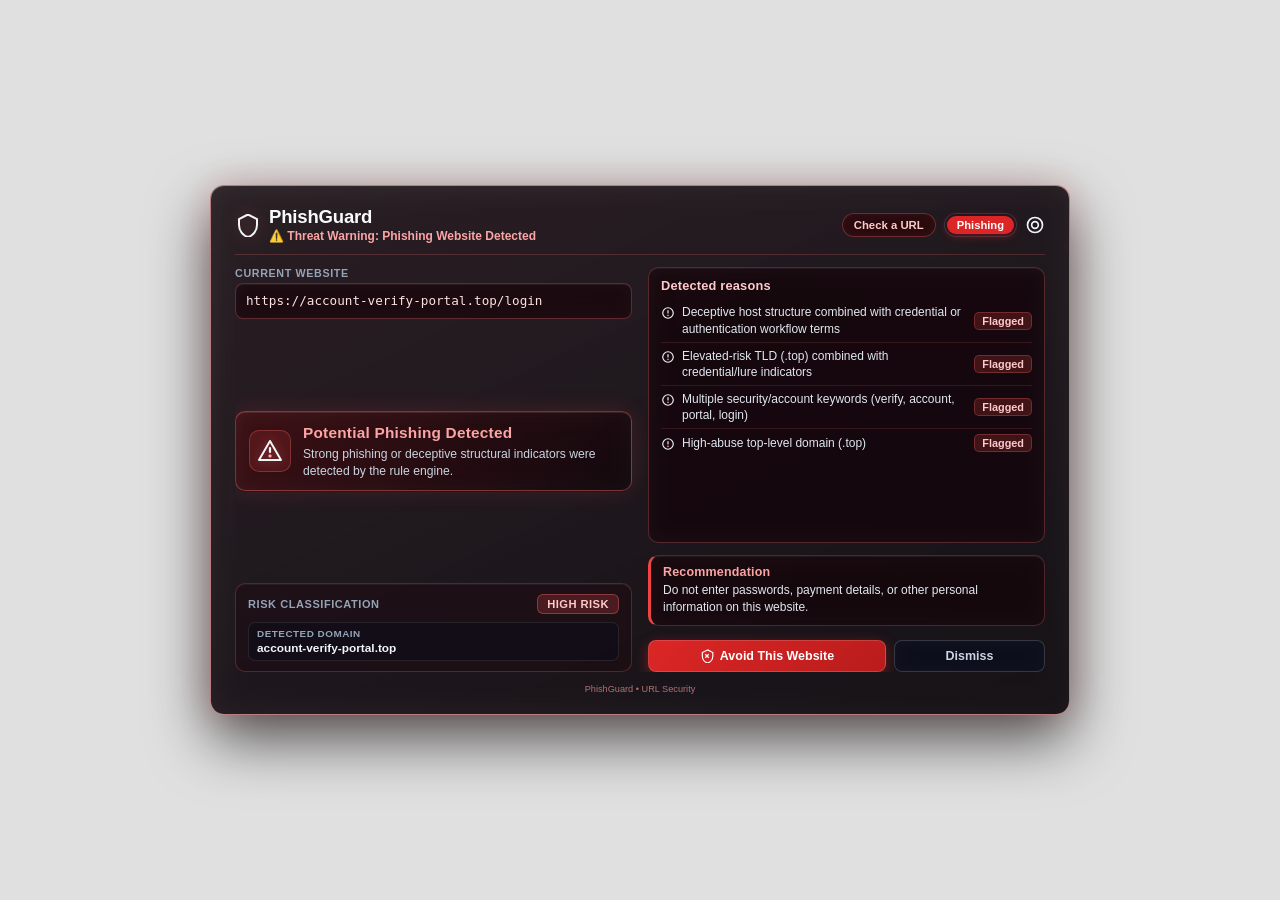
<file: index.html>
<!DOCTYPE html>
<html lang="en">
<head>
  <meta charset="UTF-8" />
  <meta name="viewport" content="width=device-width, initial-scale=1.0" />
  <title>PhishGuard – Security Status</title>
  <script src="./src/popupBoot.js"></script>
  <link rel="stylesheet" href="./src/styles.css" />
  <link rel="stylesheet" href="./src/scanner.css" />
</head>
<body class="app-screen state-neutral pg-booting">
  <!-- Viewport background videos: preloaded layers crossfade cleanly without flicker -->
  <video id="bgVideoSafe" class="bg-video bg-video-layer bg-video-safe" autoplay loop muted playsinline preload="auto" src="./Citron.mp4">
    <source src="./Citron.mp4" type="video/mp4" />
  </video>
  <video id="bgVideo" class="bg-video bg-video-layer bg-video-phishing" autoplay loop muted playsinline preload="auto" src="./spam_bg.mp4">
    <source src="./spam_bg.mp4" type="video/mp4" />
  </video>

  <!-- Viewport dark overlay -->
  <div class="bg-overlay"></div>

  <!-- Single central panel for Safe, Phishing, and Manual URL Scanner states -->
  <main class="extension-panel state-neutral">
    <!-- Central panel background videos: preloaded layers crossfade cleanly without flicker -->
    <video id="panelBgVideoSafe" class="panel-background-video panel-video-layer panel-video-safe" autoplay loop muted playsinline preload="auto" src="./blend.mp4">
      <source src="./blend.mp4" type="video/mp4" />
    </video>
    <video id="panelBgVideo" class="panel-background-video panel-video-layer panel-video-phishing" autoplay loop muted playsinline preload="auto" src="./spam_central_bg.mp4">
      <source src="./spam_central_bg.mp4" type="video/mp4" />
    </video>

    <!-- Subtle panel overlay to maintain crisp readability over video -->
    <div class="panel-overlay"></div>
    <div class="panel-accent-wash" id="panelAccentWash" aria-hidden="true"></div>

    <!-- Header -->
    <header class="extension-header">
      <div class="header-branding">
        <svg class="icon header-icon" viewBox="0 0 24 24" aria-hidden="true">
          <path d="M12 2L4 6v6c0 5.55 3.84 10.74 9 12 5.16-1.26 9-6.45 9-12V6l-8-4z" fill="none" stroke="currentColor" stroke-width="2"/>
        </svg>
        <div class="header-text">
          <h1 class="product-name">PhishGuard</h1>
          <p class="subtitle" id="headerSubtitle">Analyzing current website...</p>
        </div>
      </div>

      <div class="header-controls">
        <div class="header-controls-group" id="statusHeaderControls">
          <button type="button" class="scanner-nav-btn" id="openScannerBtn" title="Manually check any URL safely without visiting it">Check a URL</button>
          <!-- Interactive State Toggle: switches detector states on the same panel -->
          <div class="state-toggle" role="group" aria-label="Detector State Switcher">
            <button type="button" class="toggle-pill-btn" id="btnStatePhishing" hidden aria-hidden="true" title="Switch to Phishing Detected state">Phishing</button>
            <button type="button" class="toggle-pill-btn" id="btnStateSafe" hidden aria-hidden="true" title="Switch to Safe Site state">Safe</button>
          </div>
          <svg id="settingsIcon" class="icon settings-icon" viewBox="0 0 24 24" aria-label="Toggle State" title="Toggle state"><path d="M12 8a4 4 0 0 1 0 8 4 4 0 0 1 0-8zm0-5c5 0 9 4 9 9s-4 9-9 9-9-4-9-9 4-9 9-9z" fill="none" stroke="currentColor" stroke-width="2"/></svg>
        </div>

        <div class="header-controls-group" id="scannerHeaderControls" style="display: none;">
          <button type="button" class="scanner-nav-btn" id="openInTabBtn" title="Open scanned URL in full interface tab">
            Open in Full Interface
          </button>
          <button type="button" class="scanner-nav-btn" id="backToTabBtn" title="Return to active tab security status">
            ← Tab Status
          </button>
        </div>
      </div>
    </header>

    <hr class="divider" />

    <!-- Fixed-dimension internal transition stage -->
    <div class="panel-stage" id="panelStage">
      <!-- Main content: two columns -->
      <div class="panel-body" id="panelBody">
      <!-- Left column (~55% width) -->
      <div class="panel-col panel-col-left">
        <!-- Current website -->
        <section class="current-website">
          <label class="section-label">CURRENT WEBSITE</label>
          <div class="url-field" id="currentUrlField" title="">
            Checking active tab URL...
          </div>
        </section>

        <!-- Status section (Neutral until classification hydrates) -->
        <section class="status-card status-neutral" id="statusSection">
          <div class="status-icon-wrapper" id="statusIconWrapper">
            <svg class="status-icon status-icon-neutral" viewBox="0 0 24 24" aria-hidden="true">
              <circle cx="12" cy="12" r="9" fill="rgba(148, 163, 184, 0.14)" stroke="#94a3b8" stroke-width="2"/>
              <line x1="12" y1="10.5" x2="12" y2="16" stroke="#cbd5e1" stroke-width="2" stroke-linecap="round"/>
              <circle cx="12" cy="7.5" r="1.15" fill="#cbd5e1"/>
            </svg>
          </div>
          <div class="status-content">
            <h2 class="status-title" id="statusTitle">Checking Website Security</h2>
            <p class="status-detail" id="statusDetail">Evaluating URL structure and risk indicators...</p>
          </div>
        </section>

        <!-- Risk classification (Qualitative, non-numerical) -->
        <section class="risk-classification">
          <div class="risk-header">
            <span class="label">RISK CLASSIFICATION</span>
            <span class="risk-badge risk-badge-neutral" id="riskLevel">CHECKING</span>
          </div>
          <div class="domain-meta-grid">
            <div class="domain-meta-item">
              <span class="meta-label">DETECTED DOMAIN</span>
              <span class="meta-value" id="detectedDomainField">—</span>
            </div>
            <div class="domain-meta-item" id="impersonatedBrandItem" style="display: none;">
              <span class="meta-label">IMPERSONATED BRAND</span>
              <span class="meta-value meta-brand-value" id="impersonatedBrandField">—</span>
            </div>
          </div>
        </section>
      </div>

      <!-- Right column (~45% width) -->
      <div class="panel-col panel-col-right">
        <!-- Security checks / reasons -->
        <section class="security-checks">
          <h3 class="checks-heading" id="checksHeading">Security checks</h3>
          <ul class="checks-list" id="checksList"></ul>
        </section>

        <!-- Recommendation -->
        <section class="recommendation">
          <h3 class="rec-heading">Recommendation</h3>
          <p class="rec-body" id="recBody">Inspecting current destination before displaying classification details.</p>
        </section>

        <!-- Actions -->
        <section class="action-section" id="actionSection" style="display: none;">
          <button type="button" class="action-btn avoid-btn" id="avoidBtn">
            <svg class="btn-icon" viewBox="0 0 24 24" aria-hidden="true">
              <path d="M12 2L4 6v6c0 5.55 3.84 10.74 9 12 5.16-1.26 9-6.45 9-12V6l-8-4z" fill="none" stroke="currentColor" stroke-width="2"/>
              <path d="M15 9l-6 6m0-6l6 6" fill="none" stroke="currentColor" stroke-width="2"/>
            </svg>
            Avoid This Website
          </button>
          <button type="button" class="action-btn secondary-btn" id="closeBtn">
            Dismiss
          </button>
        </section>
      </div>
    </div>

    <!-- Dismiss Confirmation Interface (inside existing central panel) -->
    <div class="confirmation-view" id="confirmationView" style="display: none;" aria-hidden="true">
      <div class="confirmation-card">
        <div class="confirm-icon-wrapper">
          <svg class="confirm-warning-icon" viewBox="0 0 24 24" aria-hidden="true">
            <path d="M12 2L1 21h22L12 2z" fill="none" stroke="currentColor" stroke-width="2" stroke-linecap="round" stroke-linejoin="round"/>
            <line x1="12" y1="9" x2="12" y2="13" stroke="currentColor" stroke-width="2.2" stroke-linecap="round"/>
            <circle cx="12" cy="17" r="1.3" fill="currentColor"/>
          </svg>
        </div>

        <h2 class="confirm-heading">Are you sure you want to dismiss this warning?</h2>

        <p class="confirm-message">
          This website has been flagged as potentially dangerous. Dismissing this warning does not make the website safe.
        </p>

        <div class="confirm-risk-note">
          <svg class="note-icon" viewBox="0 0 24 24" aria-hidden="true">
            <circle cx="12" cy="12" r="9" fill="none" stroke="currentColor" stroke-width="2"/>
            <line x1="12" y1="8" x2="12" y2="12" stroke="currentColor" stroke-width="2" stroke-linecap="round"/>
            <circle cx="12" cy="16" r="1" fill="currentColor"/>
          </svg>
          <span>Your personal information may be at risk.</span>
        </div>

        <div class="confirm-actions">
          <button type="button" class="confirm-btn back-safety-btn" id="btnBackToSafety">
            <svg class="btn-icon" viewBox="0 0 24 24" aria-hidden="true">
              <path d="M19 12H5m7 7l-7-7 7-7" fill="none" stroke="currentColor" stroke-width="2" stroke-linecap="round" stroke-linejoin="round"/>
            </svg>
            Go Back to Safety
          </button>
          <button type="button" class="confirm-btn dismiss-anyway-btn" id="btnDismissAnyway">
            Dismiss Anyway
          </button>
        </div>
      </div>
    </div>

      <!-- Manual URL Scanner View (same central panel, zero page reload) -->
      <div class="scanner-body" id="scannerView" style="display: none;" aria-hidden="true">
        <section class="scanner-input-card">
          <div class="scanner-title-row">
            <h2 class="scanner-heading" id="scannerHeading">Check a URL</h2>
            <span class="scanner-offline-pill">Safe String Scan</span>
          </div>

          <form class="scanner-form" id="scannerForm" novalidate>
            <input
              type="text"
              id="scannerUrlInput"
              class="scanner-input"
              placeholder="Paste or enter a URL"
              autocomplete="off"
              spellcheck="false"
              aria-label="URL to scan"
            />
            <button type="submit" class="scanner-submit-btn" id="scanUrlBtn">
              Scan URL
            </button>
            <button type="button" class="scanner-clear-btn" id="clearScannerBtn" title="Clear input and results">
              Clear
            </button>
          </form>

          <div class="scanner-validation-error" id="scannerValidationError" role="alert" style="display: none;"></div>
        </section>

        <div class="scanner-output-stage" id="scannerOutputStage">
          <!-- Loading State -->
          <section class="scanner-loading-card" id="scannerLoadingState" style="display: none;" aria-live="polite">
            <div class="scanner-spinner" aria-hidden="true"></div>
            <div class="scanner-loading-text">
              <strong>Analyzing URL features...</strong>
              <span>Evaluating domain patterns, brand similarity, and URL structure without visiting the link.</span>
            </div>
          </section>

          <!-- Empty Hint (before first scan) -->
          <section class="scanner-empty-hint" id="scannerEmptyHint">
            <span>Enter any URL above and click <strong>Scan URL</strong> to examine its classification, structural features, and phishing indicators safely.</span>
          </section>

          <!-- Scan Results Section -->
          <section class="scanner-results" id="scannerResults" style="display: none;" aria-live="polite">
            <div class="scanner-results-top">
              <!-- Left: Qualitative Classification + Detected URL + Domain -->
              <div class="scanner-summary-col">
                <div class="status-card status-safe scanner-verdict-card" id="scannerVerdictCard">
                  <div class="status-icon-wrapper scanner-verdict-icon" id="scannerStatusIconWrapper">
                    <svg class="status-icon status-icon-safe" viewBox="0 0 24 24" fill="none" aria-hidden="true">
                      <path class="pg-safe-circle" d="M 12 3 a 9 9 0 1 1 0 18 a 9 9 0 1 1 0 -18" fill="none" stroke="currentColor" stroke-width="2" stroke-linecap="round" stroke-linejoin="round"/>
                      <path class="pg-safe-check" d="M 8.85 12.15 L 10.95 14.25 L 15.15 9.75" fill="none" stroke="currentColor" stroke-width="1.65" stroke-linecap="round" stroke-linejoin="round"/>
                    </svg>
                  </div>
                  <div class="status-content">
                    <div class="scanner-verdict-head">
                      <span class="scanner-classification-badge" id="classificationBadge">LOW RISK</span>
                    </div>
                    <h3 class="status-title scanner-verdict-title" id="scannerVerdictTitle">No Significant Threats Detected</h3>
                    <p class="status-detail scanner-verdict-desc" id="scannerVerdictExplanation"></p>
                  </div>
                </div>

                <div class="scanner-detected-box">
                  <span class="section-label">DETECTED URL</span>
                  <div class="url-field scanner-detected-url" id="detectedUrlDisplay"></div>
                </div>

                <div class="scanner-meta-grid">
                  <div class="scanner-meta-item">
                    <span class="section-label">DETECTED DOMAIN</span>
                    <span class="scanner-meta-val" id="detectedDomainDisplay">—</span>
                  </div>
                  <div class="scanner-meta-item" id="impersonatedBrandRow" style="display: none;">
                    <span class="section-label">IMPERSONATED BRAND</span>
                    <span class="scanner-meta-val scanner-brand-val" id="impersonatedBrandDisplay">—</span>
                  </div>
                </div>

                <div class="scanner-rec-box">
                  <h3 class="rec-heading">Recommendation</h3>
                  <p class="rec-body" id="scannerRecommendation"></p>
                </div>
              </div>

              <!-- Right: Reasons & Extracted Features -->
              <div class="scanner-details-col">
                <div class="scanner-detail-card">
                  <h3 class="checks-heading" id="scannerReasonsHeading">Reasons behind classification</h3>
                  <ul class="checks-list scanner-reasons-list" id="reasonsList"></ul>
                </div>

                <div class="scanner-detail-card">
                  <h3 class="checks-heading">Extracted URL features</h3>
                  <div class="scanner-features-grid" id="suspiciousFeaturesList"></div>
                </div>
              </div>
            </div>
          </section>
        </div>
      </div>
    </div>

    <!-- Footer -->
    <footer class="extension-footer">
      <small id="panelFooterText">PhishGuard • URL Security</small>
    </footer>
  </main>

  <script src="./src/brandDetector.js"></script>
  <script src="./src/urlAnalyzer.js"></script>
  <script src="./src/ruleEngine.js"></script>
  <script src="./src/riskScorer.js"></script>
  <script src="./src/detector.js"></script>
  <script src="./src/transitions.js"></script>
  <script src="./src/app.js"></script>
  <script src="./src/scanner.js"></script>
</body>
</html>
</file>
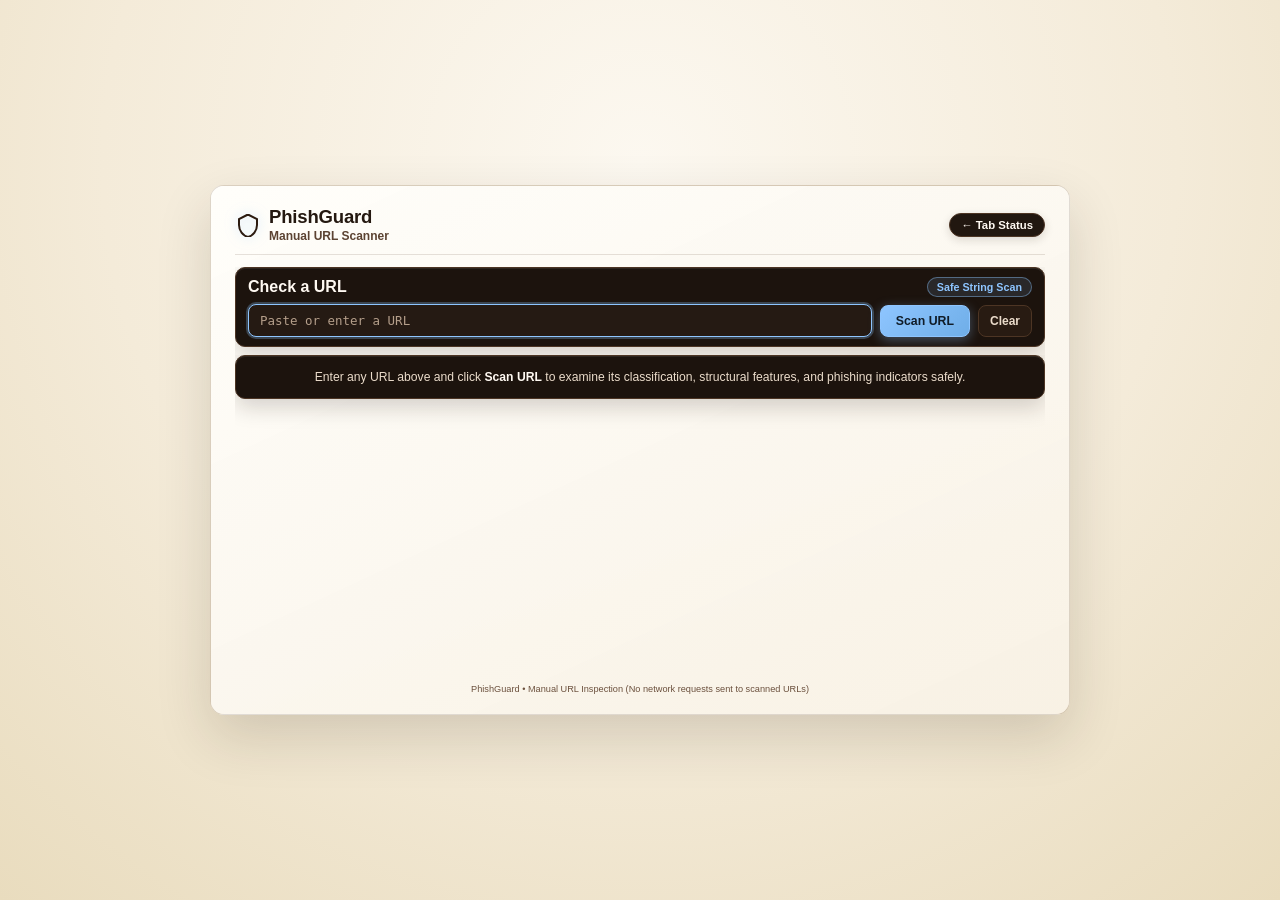
<file: scanner.html>
<!DOCTYPE html>
<html lang="en">
<head>
  <meta charset="UTF-8" />
  <meta name="viewport" content="width=device-width, initial-scale=1.0" />
  <title>PhishGuard – Check a URL</title>
  <link rel="stylesheet" href="./src/styles.css" />
  <link rel="stylesheet" href="./src/scanner.css" />
</head>
<body class="app-screen state-neutral scanner-screen">
  <video id="bgVideo" class="bg-video bg-video-layer bg-video-safe" autoplay loop muted playsinline preload="auto" src="./Citron.mp4">
    <source src="./Citron.mp4" type="video/mp4" />
  </video>
  <video id="bgVideoPhishing" class="bg-video bg-video-layer bg-video-phishing" autoplay loop muted playsinline preload="auto" src="./spam_bg.mp4">
    <source src="./spam_bg.mp4" type="video/mp4" />
  </video>
  <div class="bg-overlay"></div>

  <main class="extension-panel scanner-panel state-neutral" id="scannerPanel">
    <video id="panelBgVideo" class="panel-background-video panel-video-layer panel-video-safe" autoplay loop muted playsinline preload="auto" src="./blend.mp4">
      <source src="./blend.mp4" type="video/mp4" />
    </video>
    <video id="panelBgVideoPhishing" class="panel-background-video panel-video-layer panel-video-phishing" autoplay loop muted playsinline preload="auto" src="./spam_central_bg.mp4">
      <source src="./spam_central_bg.mp4" type="video/mp4" />
    </video>
    <div class="panel-overlay"></div>
    <div class="panel-accent-wash" id="panelAccentWash" aria-hidden="true"></div>

    <!-- Header -->
    <header class="extension-header">
      <div class="header-branding">
        <svg class="icon header-icon" viewBox="0 0 24 24" aria-hidden="true">
          <path d="M12 2L4 6v6c0 5.55 3.84 10.74 9 12 5.16-1.26 9-6.45 9-12V6l-8-4z" fill="none" stroke="currentColor" stroke-width="2"/>
        </svg>
        <div class="header-text">
          <h1 class="product-name">PhishGuard</h1>
          <p class="subtitle" id="scannerHeaderSubtitle">Manual URL Scanner</p>
        </div>
      </div>

      <div class="header-controls">
        <button type="button" class="scanner-nav-btn" id="openInTabBtn" title="Open scanned URL in full interface tab">
          Open in Full Interface
        </button>
        <button type="button" class="scanner-nav-btn" id="backToTabBtn" title="Return to active tab security status">
          ← Tab Status
        </button>
      </div>
    </header>

    <hr class="divider" />

    <!-- Scanner Workspace -->
    <div class="scanner-body">
      <section class="scanner-input-card">
        <div class="scanner-title-row">
          <h2 class="scanner-heading" id="scannerHeading">Check a URL</h2>
          <span class="scanner-offline-pill">Safe String Scan</span>
        </div>

        <form class="scanner-form" id="scannerForm" novalidate>
          <input
            type="text"
            id="scannerUrlInput"
            class="scanner-input"
            placeholder="Paste or enter a URL"
            autocomplete="off"
            spellcheck="false"
            aria-label="URL to scan"
          />
          <button type="submit" class="scanner-submit-btn" id="scanUrlBtn">
            Scan URL
          </button>
          <button type="button" class="scanner-clear-btn" id="clearScannerBtn" title="Clear input and results">
            Clear
          </button>
        </form>

        <div class="scanner-validation-error" id="scannerValidationError" role="alert" style="display: none;"></div>
      </section>

      <div class="scanner-output-stage" id="scannerOutputStage">
        <!-- Loading State -->
        <section class="scanner-loading-card" id="scannerLoadingState" style="display: none;" aria-live="polite">
        <div class="scanner-spinner" aria-hidden="true"></div>
        <div class="scanner-loading-text">
          <strong>Analyzing URL features...</strong>
          <span>Evaluating domain patterns, brand similarity, and URL structure without visiting the link.</span>
        </div>
      </section>

      <!-- Empty Hint (before first scan) -->
      <section class="scanner-empty-hint" id="scannerEmptyHint">
        <span>Enter any URL above and click <strong>Scan URL</strong> to examine its classification, structural features, and phishing indicators safely.</span>
      </section>

      <!-- Scan Results Section -->
      <section class="scanner-results" id="scannerResults" style="display: none;" aria-live="polite">
        <div class="scanner-results-top">
          <!-- Left: Qualitative Classification + Detected URL + Domain -->
          <div class="scanner-summary-col">
            <div class="status-card status-neutral scanner-verdict-card" id="scannerVerdictCard">
              <div class="status-icon-wrapper scanner-verdict-icon" id="scannerStatusIconWrapper">
                <svg class="status-icon status-icon-warning" viewBox="0 0 24 24" aria-hidden="true">
                  <circle cx="12" cy="12" r="9" fill="none" stroke="currentColor" stroke-width="2"/>
                  <line x1="12" y1="8" x2="12" y2="12" stroke="currentColor" stroke-width="2" stroke-linecap="round"/>
                  <circle cx="12" cy="16" r="1" fill="currentColor"/>
                </svg>
              </div>
              <div class="status-content">
                <div class="scanner-verdict-head">
                  <span class="scanner-classification-badge badge-neutral" id="classificationBadge">IDLE</span>
                </div>
                <h3 class="status-title scanner-verdict-title" id="scannerVerdictTitle">Ready to Scan</h3>
                <p class="status-detail scanner-verdict-desc" id="scannerVerdictExplanation"></p>
              </div>
            </div>

            <div class="scanner-detected-box">
              <span class="section-label">DETECTED URL</span>
              <div class="url-field scanner-detected-url" id="detectedUrlDisplay"></div>
            </div>

            <div class="scanner-meta-grid">
              <div class="scanner-meta-item">
                <span class="section-label">DETECTED DOMAIN</span>
                <span class="scanner-meta-val" id="detectedDomainDisplay">—</span>
              </div>
              <div class="scanner-meta-item" id="impersonatedBrandRow" style="display: none;">
                <span class="section-label">IMPERSONATED BRAND</span>
                <span class="scanner-meta-val scanner-brand-val" id="impersonatedBrandDisplay">—</span>
              </div>
            </div>

            <div class="scanner-rec-box">
              <h3 class="rec-heading">Recommendation</h3>
              <p class="rec-body" id="scannerRecommendation"></p>
            </div>
          </div>

          <!-- Right: Reasons & Extracted Features -->
          <div class="scanner-details-col">
            <div class="scanner-detail-card">
              <h3 class="checks-heading" id="scannerReasonsHeading">Reasons behind classification</h3>
              <ul class="checks-list scanner-reasons-list" id="reasonsList"></ul>
            </div>

            <div class="scanner-detail-card">
              <h3 class="checks-heading">Extracted URL features</h3>
              <div class="scanner-features-grid" id="suspiciousFeaturesList"></div>
            </div>
          </div>
        </div>
      </section>
      </div>
    </div>

    <!-- Footer -->
    <footer class="extension-footer">
      <small>PhishGuard • Manual URL Inspection (No network requests sent to scanned URLs)</small>
    </footer>
  </main>

  <script src="./src/brandDetector.js"></script>
  <script src="./src/urlAnalyzer.js"></script>
  <script src="./src/ruleEngine.js"></script>
  <script src="./src/riskScorer.js"></script>
  <script src="./src/detector.js"></script>
  <script src="./src/transitions.js"></script>
  <script src="./src/scanner.js"></script>
</body>
</html>
</file>
<file: src/styles.css>
/* src/styles.css - Dark Translucent Cybersecurity Glassmorphism over Video Backgrounds */

/* Ensure root canvas does not obscure background video */
html,
body.app-screen {
  background-color: transparent;
}

.bg-video {
  position: fixed;
  inset: 0;
  width: 100%;
  height: 100%;
  object-fit: cover;
  z-index: 0;
  display: block;
  pointer-events: none;
}

.bg-video-layer {
  transition: opacity 360ms cubic-bezier(0.22, 1, 0.36, 1);
  will-change: opacity;
}

body.app-screen.state-safe .bg-video-safe {
  opacity: 1;
}

body.app-screen.state-safe .bg-video-phishing {
  opacity: 0;
}

body.app-screen.state-phishing .bg-video-safe {
  opacity: 0;
}

body.app-screen.state-phishing .bg-video-phishing {
  opacity: 1;
}

body.app-screen.state-neutral {
  background-color: #f7f1e5;
  background-image: radial-gradient(
    circle at 50% 18%,
    #fcf8f0 0%,
    #f4ebd9 55%,
    #e9dcbe 100%
  );
  transition: background-color 360ms cubic-bezier(0.22, 1, 0.36, 1);
}

body.app-screen.state-neutral .bg-video-safe,
body.app-screen.state-neutral .bg-video-phishing {
  opacity: 0;
}

.bg-overlay {
  position: fixed;
  inset: 0;
  background: rgba(0, 0, 0, 0.12);
  z-index: 1;
  pointer-events: none;
}

/* ==========================================================================
   Main Screen Container (Identical Positioning Across All 3 Interfaces)
   ========================================================================== */
body.app-screen {
  position: relative;
  min-height: 100dvh;
  margin: 0;
  padding: 16px;
  box-sizing: border-box;
  display: flex;
  align-items: center;
  justify-content: center;
  font-family: -apple-system, BlinkMacSystemFont, "Segoe UI", Roboto, Helvetica, Arial, sans-serif;
  color: #f1f5f9;
  overflow-x: hidden;
}

/* ==========================================================================
   Shared Central Dark Translucent Extension Panel
   Used identically across Safe Website, Phishing Warning, and Manual Scanner
   ========================================================================== */
.extension-panel {
  position: relative;
  overflow: hidden;
  isolation: isolate;
  z-index: 10;
  width: 752px;
  max-width: 100%;
  height: 516px;
  min-height: 516px;
  max-height: 516px;
  background: rgba(8, 13, 24, 0.42);
  backdrop-filter: blur(20px) saturate(135%);
  -webkit-backdrop-filter: blur(20px) saturate(135%);
  border: 1px solid rgba(52, 211, 153, 0.28);
  border-radius: 14px;
  padding: 18px 22px;
  box-sizing: border-box;
  display: flex;
  flex-direction: column;
  box-shadow:
    0 22px 54px rgba(0, 0, 0, 0.58),
    0 0 28px rgba(16, 185, 129, 0.14),
    inset 0 1px 0 rgba(255, 255, 255, 0.1);
  transition:
    border-color 320ms cubic-bezier(0.22, 1, 0.36, 1),
    box-shadow 320ms cubic-bezier(0.22, 1, 0.36, 1);
}

@media (min-width: 840px) {
  body.app-screen {
    padding: 24px;
  }

  .extension-panel {
    width: 860px;
    max-width: 100%;
    height: 530px;
    min-height: 530px;
    max-height: calc(100dvh - 48px);
    padding: 20px 24px;
  }
}

.extension-panel.state-phishing {
  border-color: rgba(248, 113, 113, 0.42);
  box-shadow:
    0 24px 60px rgba(0, 0, 0, 0.65),
    0 0 34px rgba(239, 68, 68, 0.2),
    inset 0 1px 0 rgba(255, 255, 255, 0.08);
}

.extension-panel.state-medium {
  border-color: rgba(251, 191, 36, 0.42);
  box-shadow:
    0 22px 54px rgba(0, 0, 0, 0.6),
    0 0 28px rgba(245, 158, 11, 0.16),
    inset 0 1px 0 rgba(255, 255, 255, 0.08);
}

.extension-panel.state-neutral {
  border-color: rgba(148, 163, 184, 0.3);
  box-shadow:
    0 22px 54px rgba(0, 0, 0, 0.56),
    0 0 24px rgba(148, 163, 184, 0.1),
    inset 0 1px 0 rgba(255, 255, 255, 0.09);
}

/* ==========================================================================
   Central Panel Background Video & Internal Translucent Overlay
   ========================================================================== */
.panel-background-video {
  position: absolute;
  inset: 0;
  width: 100%;
  height: 100%;
  object-fit: cover;
  z-index: 0;
  pointer-events: none;
  opacity: 0.92;
}

.panel-video-layer {
  transition: opacity 360ms cubic-bezier(0.22, 1, 0.36, 1);
  will-change: opacity;
}

.extension-panel.state-safe .panel-video-safe {
  opacity: 0.92;
}

.extension-panel.state-safe .panel-video-phishing {
  opacity: 0;
}

.extension-panel.state-phishing .panel-video-safe {
  opacity: 0;
}

.extension-panel.state-phishing .panel-video-phishing {
  opacity: 0.92;
}

.extension-panel.state-neutral .panel-video-safe,
.extension-panel.state-neutral .panel-video-phishing {
  opacity: 0;
}

.panel-overlay {
  position: absolute;
  inset: 0;
  background: linear-gradient(
    155deg,
    rgba(8, 14, 24, 0.66) 0%,
    rgba(6, 10, 18, 0.8) 100%
  );
  backdrop-filter: blur(14px) saturate(125%);
  -webkit-backdrop-filter: blur(14px) saturate(125%);
  z-index: 1;
  pointer-events: none;
  transition: background 340ms cubic-bezier(0.22, 1, 0.36, 1);
}

.panel-accent-wash {
  position: absolute;
  inset: 0;
  border-radius: inherit;
  pointer-events: none;
  z-index: 3;
  opacity: 0;
}

.panel-accent-wash.tone-safe {
  background: radial-gradient(circle at 50% 0%, rgba(52, 211, 153, 0.14), transparent 68%);
  box-shadow: inset 0 0 0 1px rgba(52, 211, 153, 0.32);
}

.panel-accent-wash.tone-suspicious {
  background: radial-gradient(circle at 50% 0%, rgba(251, 191, 36, 0.14), transparent 68%);
  box-shadow: inset 0 0 0 1px rgba(251, 191, 36, 0.34);
}

.panel-accent-wash.tone-phishing {
  background: radial-gradient(circle at 50% 0%, rgba(248, 113, 113, 0.15), transparent 68%);
  box-shadow: inset 0 0 0 1px rgba(248, 113, 113, 0.36);
}

.panel-accent-wash.tone-neutral {
  background: radial-gradient(circle at 50% 0%, rgba(148, 163, 184, 0.12), transparent 68%);
  box-shadow: inset 0 0 0 1px rgba(148, 163, 184, 0.24);
}

.panel-accent-wash.is-animating {
  animation: pgAccentWash 360ms cubic-bezier(0.22, 1, 0.36, 1) forwards;
}

.extension-panel.state-phishing .panel-overlay {
  background: linear-gradient(
    155deg,
    rgba(24, 9, 13, 0.7) 0%,
    rgba(11, 5, 9, 0.84) 100%
  );
}

.extension-panel.state-medium .panel-overlay {
  background: linear-gradient(
    155deg,
    rgba(22, 16, 8, 0.68) 0%,
    rgba(10, 8, 6, 0.82) 100%
  );
}

.extension-panel.state-neutral .panel-overlay {
  background: linear-gradient(
    155deg,
    rgba(15, 23, 42, 0.72) 0%,
    rgba(9, 13, 24, 0.84) 100%
  );
}

.extension-header,
hr.divider,
.panel-stage,
.panel-body,
.extension-footer {
  position: relative;
  z-index: 2;
}

.panel-stage {
  flex: 1;
  min-height: 0;
  display: flex;
  flex-direction: column;
  margin: -8px -10px;
  padding: 8px 10px;
  overflow: hidden;
}

/* ==========================================================================
   Header Row
   ========================================================================== */
.extension-header {
  display: flex;
  align-items: center;
  justify-content: space-between;
  gap: 12px;
}

.header-branding {
  display: flex;
  align-items: center;
  gap: 10px;
}

.header-icon {
  width: 24px;
  height: 24px;
  stroke: #34d399;
  filter: drop-shadow(0 0 8px rgba(52, 211, 153, 0.35));
  flex-shrink: 0;
  transition: stroke 0.3s ease, filter 0.3s ease;
}

.extension-panel.state-phishing .header-icon {
  stroke: #f87171;
  filter: drop-shadow(0 0 8px rgba(248, 113, 113, 0.4));
}

.extension-panel.state-medium .header-icon {
  stroke: #fbbf24;
  filter: drop-shadow(0 0 8px rgba(251, 191, 36, 0.35));
}

.extension-panel.state-neutral .header-icon {
  stroke: #94a3b8;
  filter: drop-shadow(0 0 8px rgba(148, 163, 184, 0.25));
}

.header-text {
  display: flex;
  flex-direction: column;
}

.product-name {
  margin: 0;
  font-size: 1.16rem;
  font-weight: 700;
  color: #f8fafc;
  letter-spacing: -0.01em;
  line-height: 1.15;
}

.subtitle {
  margin: 2px 0 0 0;
  font-size: 0.75rem;
  color: #6ee7b7;
  line-height: 1.25;
  font-weight: 500;
  transition: color 0.3s ease;
}

.extension-panel.state-phishing .subtitle {
  color: #fca5a5;
  font-weight: 600;
}

.extension-panel.state-medium .subtitle {
  color: #fcd34d;
  font-weight: 600;
}

.extension-panel.state-neutral .subtitle {
  color: #cbd5e1;
  font-weight: 500;
}

/* Header Controls & State Switcher */
.header-controls {
  display: flex;
  align-items: center;
  gap: 8px;
}

.header-controls-group {
  display: flex;
  align-items: center;
  gap: 8px;
}

.controls-entering,
.subtitle-entering {
  animation: pgControlEnter 260ms cubic-bezier(0.22, 1, 0.36, 1) both;
}

.scanner-nav-btn {
  display: inline-flex;
  align-items: center;
  gap: 5px;
  background: rgba(15, 23, 42, 0.56);
  backdrop-filter: blur(8px);
  -webkit-backdrop-filter: blur(8px);
  border: 1px solid rgba(255, 255, 255, 0.16);
  border-radius: 20px;
  padding: 5px 11px;
  font-size: 0.71rem;
  font-weight: 600;
  color: #e2e8f0;
  cursor: pointer;
  transition: all 0.2s ease;
  outline: none;
  white-space: nowrap;
}

.scanner-nav-btn:hover {
  background: rgba(30, 41, 59, 0.85);
  color: #ffffff;
  border-color: rgba(255, 255, 255, 0.32);
  transform: translateY(-1px);
}

.extension-panel.state-phishing .scanner-nav-btn {
  background: rgba(69, 10, 10, 0.45);
  border-color: rgba(248, 113, 113, 0.32);
  color: #fecaca;
}

.extension-panel.state-phishing .scanner-nav-btn:hover {
  background: rgba(127, 29, 29, 0.7);
  color: #ffffff;
  border-color: rgba(248, 113, 113, 0.55);
}

.state-toggle {
  display: inline-flex;
  align-items: center;
  background: rgba(15, 23, 42, 0.55);
  backdrop-filter: blur(8px);
  -webkit-backdrop-filter: blur(8px);
  border: 1px solid rgba(255, 255, 255, 0.14);
  border-radius: 20px;
  padding: 2px;
  gap: 2px;
}

.toggle-pill-btn {
  background: transparent;
  border: none;
  border-radius: 16px;
  padding: 3px 10px;
  font-size: 0.7rem;
  font-weight: 600;
  color: #94a3b8;
  cursor: pointer;
  transition: all 0.2s ease;
  outline: none;
}

.toggle-pill-btn:hover {
  color: #f8fafc;
}

.extension-panel.state-safe #btnStatePhishing,
.extension-panel.state-phishing #btnStateSafe,
.extension-panel.state-medium #btnStateSafe,
.pg-booting .state-toggle,
.toggle-pill-btn[hidden],
.toggle-pill-btn:disabled {
  display: none !important;
  pointer-events: none !important;
  visibility: hidden !important;
}

.toggle-pill-btn.active#btnStatePhishing {
  background: #dc2626;
  color: #ffffff;
  box-shadow: 0 2px 8px rgba(220, 38, 38, 0.45);
}

.toggle-pill-btn.active#btnStateSafe {
  background: #16a34a;
  color: #ffffff;
  box-shadow: 0 2px 8px rgba(22, 163, 74, 0.45);
}

.settings-icon {
  width: 20px;
  height: 20px;
  stroke: #94a3b8;
  cursor: pointer;
  flex-shrink: 0;
  transition: stroke 0.2s ease, transform 0.2s ease;
}

.settings-icon:hover {
  stroke: #f8fafc;
  transform: rotate(45deg);
}

/* Divider */
hr.divider {
  border: none;
  border-top: 1px solid rgba(255, 255, 255, 0.1);
  margin: 10px 0 12px 0;
  transition: border-top-color 320ms cubic-bezier(0.22, 1, 0.36, 1);
}

.extension-panel.state-phishing hr.divider {
  border-top-color: rgba(248, 113, 113, 0.22);
}

/* ==========================================================================
   Main Content: Two Columns Layout
   ========================================================================== */
.panel-body {
  display: flex;
  gap: 16px;
  align-items: stretch;
  flex: 1;
  min-height: 0;
  overflow-y: auto;
}

.panel-col-left {
  flex: 1.05;
  min-width: 0;
  display: flex;
  flex-direction: column;
  justify-content: space-between;
  gap: 12px;
}

.panel-col-right {
  flex: 1.05;
  min-width: 0;
  display: flex;
  flex-direction: column;
  justify-content: space-between;
  gap: 12px;
}

/* ==========================================================================
   URL Information Section
   ========================================================================== */
.current-website {
  display: flex;
  flex-direction: column;
  gap: 4px;
}

.section-label {
  font-size: 0.67rem;
  font-weight: 600;
  color: #94a3b8;
  text-transform: uppercase;
  letter-spacing: 0.06em;
  margin: 0;
}

.url-field {
  border: 1px solid rgba(255, 255, 255, 0.12);
  background: rgba(15, 23, 42, 0.56);
  backdrop-filter: blur(8px);
  -webkit-backdrop-filter: blur(8px);
  padding: 8px 10px;
  border-radius: 8px;
  max-height: 66px;
  overflow-y: auto;
  white-space: normal;
  overflow-wrap: anywhere;
  word-break: break-word;
  user-select: all;
  font-size: 0.79rem;
  line-height: 1.4;
  color: #f1f5f9;
  font-family: ui-monospace, SFMono-Regular, Menlo, Monaco, Consolas, monospace;
  box-shadow: inset 0 1px 0 rgba(255, 255, 255, 0.05);
  transition: border-color 0.3s ease, background-color 0.3s ease;
}

.extension-panel.state-phishing .url-field {
  border-color: rgba(248, 113, 113, 0.3);
  background: rgba(32, 11, 16, 0.64);
  color: #fee2e2;
}

.extension-panel.state-medium .url-field {
  border-color: rgba(251, 191, 36, 0.3);
  background: rgba(30, 21, 10, 0.6);
  color: #fef3c7;
}

/* ==========================================================================
   Status Card (Safe vs Medium vs Phishing)
   ========================================================================== */
.status-card {
  border: 1px solid rgba(255, 255, 255, 0.12);
  border-radius: 10px;
  background: rgba(15, 23, 42, 0.48);
  backdrop-filter: blur(10px);
  -webkit-backdrop-filter: blur(10px);
  padding: 11px 13px;
  display: flex;
  align-items: center;
  gap: 12px;
  box-shadow:
    inset 0 1px 0 rgba(255, 255, 255, 0.06),
    0 6px 18px rgba(0, 0, 0, 0.24);
  transition: all 0.3s ease;
}

.status-card.status-safe {
  border-color: rgba(52, 211, 153, 0.32);
  background: linear-gradient(135deg, rgba(6, 78, 59, 0.36) 0%, rgba(15, 23, 42, 0.56) 100%);
  box-shadow:
    inset 0 1px 0 rgba(110, 231, 183, 0.12),
    0 0 20px rgba(16, 185, 129, 0.12);
}

.status-card.status-phishing {
  border-color: rgba(248, 113, 113, 0.4);
  background: linear-gradient(135deg, rgba(127, 29, 29, 0.38) 0%, rgba(22, 11, 16, 0.62) 100%);
  box-shadow:
    inset 0 1px 0 rgba(252, 165, 165, 0.12),
    0 0 22px rgba(239, 68, 68, 0.16);
}

.extension-panel.state-medium .status-card.status-phishing {
  border-color: rgba(251, 191, 36, 0.4);
  background: linear-gradient(135deg, rgba(120, 53, 15, 0.36) 0%, rgba(24, 17, 10, 0.6) 100%);
  box-shadow:
    inset 0 1px 0 rgba(253, 224, 71, 0.1),
    0 0 18px rgba(245, 158, 11, 0.14);
}

.status-icon-wrapper {
  flex-shrink: 0;
  display: flex;
  align-items: center;
  justify-content: center;
  width: 40px;
  height: 40px;
  border-radius: 10px;
  background: rgba(255, 255, 255, 0.05);
  border: 1px solid rgba(255, 255, 255, 0.08);
}

.status-card.status-safe .status-icon-wrapper {
  background: rgba(16, 185, 129, 0.14);
  border-color: rgba(52, 211, 153, 0.25);
}

.status-card.status-phishing .status-icon-wrapper {
  background: rgba(239, 68, 68, 0.15);
  border-color: rgba(248, 113, 113, 0.3);
}

.status-card.status-neutral {
  border-color: rgba(148, 163, 184, 0.34);
  background: linear-gradient(135deg, rgba(30, 41, 59, 0.45) 0%, rgba(15, 23, 42, 0.62) 100%);
  box-shadow:
    inset 0 1px 0 rgba(226, 232, 240, 0.08),
    0 0 18px rgba(148, 163, 184, 0.1);
}

.status-card.status-neutral .status-icon-wrapper {
  background: rgba(148, 163, 184, 0.16);
  border-color: rgba(148, 163, 184, 0.3);
}

.status-card.status-neutral .status-icon-warning {
  stroke: #cbd5e1;
  fill: rgba(148, 163, 184, 0.14);
  filter: none;
}

.status-card.status-neutral .status-title {
  color: #e2e8f0;
}

.extension-panel.state-medium .status-card.status-phishing .status-icon-wrapper {
  background: rgba(245, 158, 11, 0.15);
  border-color: rgba(251, 191, 36, 0.3);
}

.status-icon {
  width: 24px;
  height: 24px;
  flex-shrink: 0;
}

.status-icon-safe {
  color: #34d399;
  stroke: #34d399;
  background: transparent;
  overflow: visible;
  filter: drop-shadow(0 0 0 rgba(52, 211, 153, 0));
  animation: pgSafeIconGlow 150ms cubic-bezier(0.22, 1, 0.36, 1) 630ms both;
}

.pg-safe-circle {
  opacity: 0;
  transform-origin: center;
  transform-box: fill-box;
  transform: scale(0.85);
  stroke-dasharray: 57;
  stroke-dashoffset: 57;
  animation: pgSafeCircleDraw 400ms cubic-bezier(0.22, 1, 0.36, 1) 0ms both;
}

.pg-safe-check {
  opacity: 0;
  stroke-dasharray: 10;
  stroke-dashoffset: 10;
  animation: pgSafeCheckDraw 350ms cubic-bezier(0.22, 1, 0.36, 1) 280ms both;
}

[data-pg-ghost="true"] .status-icon-safe,
[data-pg-ghost="true"] .pg-safe-circle,
[data-pg-ghost="true"] .pg-safe-check {
  animation: none !important;
  opacity: 1 !important;
  transform: scale(1) !important;
  stroke-dashoffset: 0 !important;
}

[data-pg-ghost="true"] .status-icon-safe {
  filter: drop-shadow(0 0 6px rgba(52, 211, 153, 0.45)) !important;
}

.status-icon-warning {
  stroke: #f87171;
  fill: rgba(239, 68, 68, 0.14);
  filter: drop-shadow(0 0 6px rgba(248, 113, 113, 0.4));
}

.extension-panel.state-medium .status-icon-warning {
  stroke: #fbbf24;
  fill: rgba(245, 158, 11, 0.14);
}

.status-content {
  flex: 1;
  min-width: 0;
}

.status-title {
  margin: 0;
  font-size: 0.96rem;
  font-weight: 700;
  color: #f8fafc;
  line-height: 1.25;
  letter-spacing: 0.015em;
}

.status-card.status-safe .status-title {
  color: #6ee7b7;
}

.status-card.status-phishing .status-title {
  color: #fca5a5;
}

.extension-panel.state-medium .status-card.status-phishing .status-title {
  color: #fcd34d;
}

.status-detail {
  margin: 4px 0 0 0;
  font-size: 0.76rem;
  color: #cbd5e1;
  line-height: 1.38;
}

/* ==========================================================================
   Qualitative Risk Classification & Domain Summary (No Numerical Scores)
   ========================================================================== */
.risk-classification {
  display: flex;
  flex-direction: column;
  gap: 8px;
  background: rgba(15, 23, 42, 0.45);
  border: 1px solid rgba(255, 255, 255, 0.1);
  border-radius: 10px;
  padding: 10px 12px;
  box-shadow: inset 0 1px 0 rgba(255, 255, 255, 0.05);
  transition: border-color 320ms cubic-bezier(0.22, 1, 0.36, 1), background-color 320ms cubic-bezier(0.22, 1, 0.36, 1);
}

.extension-panel.state-phishing .risk-classification {
  border-color: rgba(248, 113, 113, 0.24);
  background: rgba(28, 11, 16, 0.5);
}

.extension-panel.state-medium .risk-classification {
  border-color: rgba(251, 191, 36, 0.24);
  background: rgba(26, 18, 10, 0.5);
}

.risk-header {
  display: flex;
  justify-content: space-between;
  align-items: center;
  gap: 8px;
  font-size: 0.69rem;
  color: #94a3b8;
  font-weight: 600;
  letter-spacing: 0.05em;
}

.risk-badge {
  display: inline-flex;
  align-items: center;
  font-size: 0.7rem;
  font-weight: 700;
  letter-spacing: 0.04em;
  padding: 3px 9px;
  border-radius: 6px;
}

.risk-badge-low {
  color: #6ee7b7;
  background: rgba(16, 185, 129, 0.18);
  border: 1px solid rgba(52, 211, 153, 0.3);
}

.risk-badge-medium {
  color: #fde68a;
  background: rgba(245, 158, 11, 0.2);
  border: 1px solid rgba(251, 191, 36, 0.34);
}

.risk-badge-high {
  color: #fecaca;
  background: rgba(239, 68, 68, 0.22);
  border: 1px solid rgba(248, 113, 113, 0.36);
}

.risk-badge-neutral {
  color: #cbd5e1;
  background: rgba(148, 163, 184, 0.16);
  border: 1px solid rgba(148, 163, 184, 0.25);
}

.domain-meta-grid {
  display: flex;
  flex-wrap: wrap;
  gap: 8px;
}

.domain-meta-item {
  flex: 1;
  min-width: 120px;
  display: flex;
  flex-direction: column;
  gap: 2px;
  background: rgba(8, 13, 24, 0.45);
  border: 1px solid rgba(255, 255, 255, 0.09);
  border-radius: 7px;
  padding: 5px 8px;
}

.meta-label {
  font-size: 0.62rem;
  font-weight: 600;
  color: #94a3b8;
  letter-spacing: 0.05em;
}

.meta-value {
  font-size: 0.74rem;
  font-weight: 600;
  color: #f1f5f9;
  overflow: hidden;
  text-overflow: ellipsis;
  white-space: nowrap;
}

.meta-brand-value {
  color: #fca5a5;
}

.extension-panel.state-medium .meta-brand-value {
  color: #fde68a;
}

/* ==========================================================================
   Security Checks / Detected Reasons Section
   ========================================================================== */
.security-checks {
  flex: 1;
  min-height: 0;
  display: flex;
  flex-direction: column;
  border: 1px solid rgba(255, 255, 255, 0.11);
  border-radius: 10px;
  background: rgba(15, 23, 42, 0.48);
  backdrop-filter: blur(10px);
  -webkit-backdrop-filter: blur(10px);
  padding: 10px 12px;
  box-shadow: inset 0 1px 0 rgba(255, 255, 255, 0.05);
  transition: all 0.3s ease;
}

.extension-panel.state-phishing .security-checks {
  border-color: rgba(248, 113, 113, 0.28);
  background: rgba(28, 11, 16, 0.54);
}

.extension-panel.state-medium .security-checks {
  border-color: rgba(251, 191, 36, 0.28);
  background: rgba(26, 18, 10, 0.52);
}

.checks-heading {
  margin: 0 0 6px 0;
  font-size: 0.8rem;
  font-weight: 600;
  color: #f1f5f9;
  letter-spacing: 0.015em;
}

.extension-panel.state-phishing .checks-heading {
  color: #fecaca;
}

.extension-panel.state-medium .checks-heading {
  color: #fde68a;
}

.checks-list {
  list-style: none;
  padding: 0;
  margin: 0;
  flex: 1;
  min-height: 0;
  overflow-y: auto;
}

.check-item {
  display: flex;
  align-items: center;
  justify-content: space-between;
  gap: 8px;
  padding: 5px 0;
  border-bottom: 1px solid rgba(255, 255, 255, 0.07);
}

.extension-panel.state-phishing .check-item {
  border-bottom-color: rgba(248, 113, 113, 0.14);
}

.check-item:last-child {
  border-bottom: none;
  padding-bottom: 1px;
}

.check-left {
  display: flex;
  align-items: flex-start;
  gap: 7px;
  flex: 1;
  min-width: 0;
}

.check-icon {
  width: 14px;
  height: 14px;
  flex-shrink: 0;
  margin-top: 2px;
}

.check-icon-passed {
  stroke: #34d399;
}

.check-icon-danger {
  stroke: #f87171;
  fill: rgba(239, 68, 68, 0.14);
}

.extension-panel.state-medium .check-icon-danger {
  stroke: #fbbf24;
  fill: rgba(245, 158, 11, 0.14);
}

.check-name {
  font-size: 0.75rem;
  color: #e2e8f0;
  font-weight: 450;
  line-height: 1.35;
  overflow-wrap: anywhere;
}

.check-status {
  font-size: 0.68rem;
  font-weight: 600;
  padding: 2px 7px;
  border-radius: 5px;
  flex-shrink: 0;
}

.status-badge-passed {
  color: #6ee7b7;
  background: rgba(16, 185, 129, 0.16);
  border: 1px solid rgba(52, 211, 153, 0.24);
}

.status-badge-danger {
  color: #fecaca;
  background: rgba(239, 68, 68, 0.2);
  border: 1px solid rgba(248, 113, 113, 0.28);
}

.extension-panel.state-medium .status-badge-danger {
  color: #fde68a;
  background: rgba(245, 158, 11, 0.2);
  border: 1px solid rgba(251, 191, 36, 0.28);
}

/* ==========================================================================
   Recommendation Section (Accent Highlighted)
   ========================================================================== */
.recommendation {
  border: 1px solid rgba(255, 255, 255, 0.11);
  border-left: 3px solid #10b981;
  border-radius: 10px;
  background: rgba(15, 23, 42, 0.5);
  backdrop-filter: blur(10px);
  -webkit-backdrop-filter: blur(10px);
  padding: 9px 12px;
  box-shadow: inset 0 1px 0 rgba(255, 255, 255, 0.05);
  transition: all 0.3s ease;
}

.extension-panel.state-phishing .recommendation {
  border-color: rgba(248, 113, 113, 0.26);
  border-left: 3px solid #ef4444;
  background: rgba(30, 12, 17, 0.58);
}

.extension-panel.state-medium .recommendation {
  border-color: rgba(251, 191, 36, 0.28);
  border-left: 3px solid #f59e0b;
  background: rgba(28, 20, 10, 0.55);
}

.rec-heading {
  margin: 0 0 3px 0;
  font-size: 0.78rem;
  font-weight: 600;
  color: #6ee7b7;
  letter-spacing: 0.015em;
}

.extension-panel.state-phishing .rec-heading {
  color: #fca5a5;
}

.extension-panel.state-medium .rec-heading {
  color: #fcd34d;
}

.rec-body {
  margin: 0;
  font-size: 0.75rem;
  color: #e2e8f0;
  line-height: 1.4;
  word-wrap: break-word;
  overflow-wrap: break-word;
}

/* ==========================================================================
   Action Buttons Section
   ========================================================================== */
.action-section {
  display: flex;
  align-items: center;
  gap: 8px;
  margin-top: 2px;
}

.extension-panel.state-safe .action-section {
  display: none !important;
}

.action-btn {
  display: inline-flex;
  align-items: center;
  justify-content: center;
  gap: 6px;
  border: none;
  border-radius: 8px;
  padding: 8px 13px;
  font-size: 0.78rem;
  font-weight: 600;
  cursor: pointer;
  transition: all 0.2s ease;
  outline: none;
}

.action-btn .btn-icon {
  width: 14px;
  height: 14px;
  stroke: currentColor;
}

.avoid-btn {
  flex: 1.45;
  background: linear-gradient(135deg, #dc2626 0%, #b91c1c 100%);
  color: #ffffff;
  border: 1px solid rgba(252, 165, 165, 0.25);
  box-shadow: 0 4px 14px rgba(220, 38, 38, 0.42);
}

.avoid-btn:hover {
  background: linear-gradient(135deg, #ef4444 0%, #dc2626 100%);
  transform: translateY(-1px);
  box-shadow: 0 6px 18px rgba(239, 68, 68, 0.52);
}

.avoid-btn:active {
  transform: translateY(0);
}

.secondary-btn {
  flex: 0.85;
  background: rgba(15, 23, 42, 0.56);
  color: #cbd5e1;
  border: 1px solid rgba(255, 255, 255, 0.16);
  backdrop-filter: blur(8px);
  -webkit-backdrop-filter: blur(8px);
}

.secondary-btn:hover {
  background: rgba(30, 41, 59, 0.82);
  color: #ffffff;
  border-color: rgba(255, 255, 255, 0.32);
}

/* Safety alert toast */
.safety-alert-banner {
  position: absolute;
  inset: 0;
  background: rgba(8, 12, 22, 0.9);
  backdrop-filter: blur(14px);
  -webkit-backdrop-filter: blur(14px);
  display: flex;
  align-items: center;
  justify-content: center;
  z-index: 10;
  border-radius: 14px;
  padding: 20px;
  text-align: center;
  color: #f8fafc;
  animation: fadeIn 0.2s ease;
}

.safety-alert-banner .alert-content {
  display: flex;
  flex-direction: column;
  gap: 8px;
  max-width: 420px;
}

.safety-alert-banner strong {
  font-size: 1rem;
  color: #fca5a5;
}

.safety-alert-banner span {
  font-size: 0.82rem;
  color: #cbd5e1;
  line-height: 1.4;
}

@keyframes fadeIn {
  from { opacity: 0; }
  to { opacity: 1; }
}

/* ==========================================================================
   Dismiss Confirmation Interface (Dark Translucent Glass Modal)
   ========================================================================== */
.confirmation-view {
  display: flex;
  align-items: center;
  justify-content: center;
  flex: 1;
  min-height: 0;
  position: relative;
  z-index: 2;
}

.confirmation-card {
  width: 100%;
  max-width: 540px;
  background: rgba(18, 12, 18, 0.72);
  backdrop-filter: blur(14px);
  -webkit-backdrop-filter: blur(14px);
  border: 1px solid rgba(248, 113, 113, 0.35);
  border-radius: 12px;
  padding: 18px 24px;
  box-sizing: border-box;
  text-align: center;
  display: flex;
  flex-direction: column;
  align-items: center;
  gap: 8px;
  box-shadow: 0 12px 32px rgba(0, 0, 0, 0.45);
}

.confirm-icon-wrapper {
  display: flex;
  align-items: center;
  justify-content: center;
  margin-bottom: 2px;
}

.confirm-warning-icon {
  width: 32px;
  height: 32px;
  stroke: #f87171;
  fill: rgba(239, 68, 68, 0.14);
}

.confirm-heading {
  margin: 0;
  font-size: 1.02rem;
  font-weight: 700;
  color: #f8fafc;
  line-height: 1.25;
}

.confirm-message {
  margin: 0;
  font-size: 0.78rem;
  color: #cbd5e1;
  line-height: 1.4;
  max-width: 440px;
}

.confirm-risk-note {
  display: inline-flex;
  align-items: center;
  gap: 6px;
  background: rgba(239, 68, 68, 0.14);
  border: 1px solid rgba(248, 113, 113, 0.28);
  border-radius: 6px;
  padding: 4px 10px;
  color: #fecaca;
  font-size: 0.72rem;
  font-weight: 600;
  margin: 2px 0 4px 0;
}

.confirm-risk-note .note-icon {
  width: 13px;
  height: 13px;
  stroke: #f87171;
  fill: rgba(239, 68, 68, 0.12);
  flex-shrink: 0;
}

.confirm-actions {
  display: flex;
  align-items: center;
  justify-content: center;
  gap: 12px;
  width: 100%;
}

.confirm-btn {
  display: inline-flex;
  align-items: center;
  justify-content: center;
  gap: 6px;
  border-radius: 8px;
  padding: 8px 16px;
  font-size: 0.78rem;
  font-weight: 600;
  cursor: pointer;
  transition: all 0.2s ease;
  outline: none;
}

.confirm-btn .btn-icon {
  width: 14px;
  height: 14px;
  stroke: currentColor;
}

.back-safety-btn {
  background: linear-gradient(135deg, #dc2626 0%, #b91c1c 100%);
  color: #ffffff;
  border: 1px solid rgba(252, 165, 165, 0.25);
  box-shadow: 0 4px 14px rgba(220, 38, 38, 0.4);
}

.back-safety-btn:hover {
  background: linear-gradient(135deg, #ef4444 0%, #dc2626 100%);
  transform: translateY(-1px);
  box-shadow: 0 6px 18px rgba(239, 68, 68, 0.5);
}

.back-safety-btn:active {
  transform: translateY(0);
}

.dismiss-anyway-btn {
  background: rgba(15, 23, 42, 0.58);
  color: #cbd5e1;
  border: 1px solid rgba(255, 255, 255, 0.16);
  font-weight: 500;
}

.dismiss-anyway-btn:hover {
  background: rgba(30, 41, 59, 0.85);
  color: #fca5a5;
  border-color: rgba(248, 113, 113, 0.35);
}

/* ==========================================================================
   Footer
   ========================================================================== */
.extension-footer {
  text-align: center;
  margin-top: 10px;
  font-size: 0.69rem;
  color: rgba(148, 163, 184, 0.72);
}

.extension-panel.state-phishing .extension-footer {
  color: rgba(252, 165, 165, 0.65);
}

/* ==========================================================================
   Custom Dark Scrollbars inside Panels
   ========================================================================== */
.url-field::-webkit-scrollbar,
.checks-list::-webkit-scrollbar,
.panel-body::-webkit-scrollbar,
.scanner-body::-webkit-scrollbar,
.scanner-summary-col::-webkit-scrollbar,
.scanner-reasons-list::-webkit-scrollbar,
.scanner-features-grid::-webkit-scrollbar,
.extension-panel::-webkit-scrollbar {
  width: 5px;
  height: 5px;
}

.url-field::-webkit-scrollbar-thumb,
.checks-list::-webkit-scrollbar-thumb,
.panel-body::-webkit-scrollbar-thumb,
.scanner-body::-webkit-scrollbar-thumb,
.scanner-summary-col::-webkit-scrollbar-thumb,
.scanner-reasons-list::-webkit-scrollbar-thumb,
.scanner-features-grid::-webkit-scrollbar-thumb,
.extension-panel::-webkit-scrollbar-thumb {
  background: rgba(148, 163, 184, 0.35);
  border-radius: 999px;
}

.url-field::-webkit-scrollbar-track,
.checks-list::-webkit-scrollbar-track,
.panel-body::-webkit-scrollbar-track,
.scanner-body::-webkit-scrollbar-track,
.extension-panel::-webkit-scrollbar-track {
  background: transparent;
}

/* ==========================================================================
   Responsive Design (Shared across all 3 interfaces)
   ========================================================================== */
@media (max-width: 768px) {
  html:not(.pg-popup) body.app-screen {
    padding: 12px;
  }

  html:not(.pg-popup) .extension-panel {
    width: 100%;
    max-width: 480px;
    height: min(640px, calc(100dvh - 24px));
    min-height: 440px;
    max-height: calc(100dvh - 24px);
    padding: 16px;
  }

  html:not(.pg-popup) .extension-header {
    flex-wrap: wrap;
  }

  html:not(.pg-popup) .panel-body {
    flex-direction: column;
    gap: 12px;
  }

  html:not(.pg-popup) .panel-col-left,
  html:not(.pg-popup) .panel-col-right {
    width: 100%;
  }

  html:not(.pg-popup) .action-section,
  html:not(.pg-popup) .confirm-actions {
    flex-direction: column;
  }

  html:not(.pg-popup) .avoid-btn,
  html:not(.pg-popup) .secondary-btn,
  html:not(.pg-popup) .confirm-btn {
    width: 100%;
  }

  html:not(.pg-popup) .header-controls-group {
    flex-wrap: wrap;
    justify-content: flex-end;
  }
}

/* ==========================================================================
   Medium-Sized Chrome Extension Popup (?mode=popup -> 700x580 within Chrome cap)
   ========================================================================== */
html.pg-popup,
html.pg-popup *,
html.pg-popup *::before,
html.pg-popup *::after {
  box-sizing: border-box;
}

html.pg-popup {
  width: 700px;
  min-width: 700px;
  height: 580px;
  min-height: 580px;
  max-height: 580px;
  margin: 0;
  padding: 0;
  overflow: hidden;
}

html.pg-popup body.app-screen {
  width: 700px;
  min-width: 700px;
  height: 580px;
  min-height: 580px;
  max-height: 580px;
  margin: 0;
  padding: 14px 16px;
  overflow: hidden;
}

html.pg-popup .extension-panel {
  width: 100%;
  max-width: 100%;
  height: 100%;
  min-width: 0;
  min-height: 0;
  max-height: 100%;
  padding: 14px 18px;
}

html.pg-popup .header-branding,
html.pg-popup .header-text {
  min-width: 0;
}

html.pg-popup hr.divider {
  margin: 8px 0 10px 0;
}

html.pg-popup .panel-body {
  gap: 14px;
  overflow-x: hidden;
  overflow-y: auto;
}

html.pg-popup .panel-col-left,
html.pg-popup .panel-col-right {
  min-width: 0;
  gap: 9px;
}

html.pg-popup .checks-list {
  overflow-x: hidden;
  overflow-y: auto;
}

html.pg-popup .extension-footer {
  margin-top: 8px;
}

/* ==========================================================================
   Neutral Theme (No Safe or Phishing URL detected -> Cream, Brown, Baby Blue #8EC5FF)
   Applies consistently to the neutral popup, exempt view, and Check a URL tab.
   ========================================================================== */
body.app-screen.state-neutral {
  background-color: #f7f1e5;
  background-image: radial-gradient(
    circle at 50% 18%,
    #fcf8f0 0%,
    #f4ebd9 55%,
    #e9dcbe 100%
  );
  color: #2c1b10;
}

body.app-screen.state-neutral .bg-overlay {
  background: transparent;
}

.extension-panel.state-neutral {
  background: linear-gradient(160deg, #fffefb 0%, #f8f2e4 55%, #eee3ce 100%);
  border-color: rgba(90, 60, 40, 0.18);
  box-shadow:
    0 22px 54px rgba(45, 28, 14, 0.16),
    inset 0 1px 0 rgba(255, 255, 255, 0.95);
}

.extension-panel.state-neutral .panel-overlay {
  background: linear-gradient(
    155deg,
    rgba(255, 254, 250, 0.96) 0%,
    rgba(248, 241, 229, 0.98) 100%
  );
  backdrop-filter: none;
  -webkit-backdrop-filter: none;
}

.extension-panel.state-neutral .panel-accent-wash.tone-neutral {
  background: radial-gradient(circle at 50% 0%, rgba(142, 197, 255, 0.16), transparent 68%);
  box-shadow: inset 0 0 0 1px rgba(142, 197, 255, 0.28);
}

.extension-panel.state-neutral .header-icon {
  stroke: #8EC5FF;
  filter: drop-shadow(0 0 6px rgba(142, 197, 255, 0.6));
}

.extension-panel.state-neutral .product-name {
  color: #241810;
}

.extension-panel.state-neutral .subtitle {
  color: #5c4332;
  font-weight: 600;
}

.extension-panel.state-neutral .settings-icon {
  stroke: #382618;
}

.extension-panel.state-neutral .settings-icon:hover {
  stroke: #8EC5FF;
}

.extension-panel.state-neutral hr.divider {
  border-top-color: rgba(90, 60, 40, 0.15);
}

.extension-panel.state-neutral .state-toggle {
  display: none;
}

.extension-panel.state-neutral .extension-footer {
  color: #6b503d;
}

.extension-panel.state-neutral .scanner-nav-btn {
  background: #211710;
  border-color: #4d3524;
  color: #fff9f2;
  box-shadow: 0 3px 10px rgba(28, 19, 13, 0.14);
}

.extension-panel.state-neutral .scanner-nav-btn:hover {
  background: #2b1f17;
  border-color: #8EC5FF;
  color: #8EC5FF;
  box-shadow: 0 4px 14px rgba(142, 197, 255, 0.22);
}

.extension-panel.state-neutral .current-website > .section-label {
  color: #5c4332;
}

.extension-panel.state-neutral .url-field,
.extension-panel.state-neutral .status-card,
.extension-panel.state-neutral .risk-classification,
.extension-panel.state-neutral .security-checks,
.extension-panel.state-neutral .recommendation {
  background: #1c130d;
  border-color: #4d3524;
  box-shadow:
    0 8px 22px rgba(28, 19, 13, 0.18),
    inset 0 1px 0 rgba(255, 255, 255, 0.08);
}

.extension-panel.state-neutral .recommendation {
  border-color: #4d3524;
}

.extension-panel.state-neutral .check-icon-passed {
  color: #34d399;
  stroke: #34d399;
}

.extension-panel.state-neutral .url-field,
.extension-panel.state-neutral .status-card.status-neutral .status-title,
.extension-panel.state-neutral .checks-heading,
.extension-panel.state-neutral .rec-heading {
  color: #fff9f2;
}

.extension-panel.state-neutral .status-detail,
.extension-panel.state-neutral .rec-body,
.extension-panel.state-neutral .check-name {
  color: #ebdccb;
}

.extension-panel.state-neutral .domain-meta-item,
.extension-panel.state-neutral .status-card.status-neutral .status-icon-wrapper {
  background: #281b12;
  border-color: #533a28;
}

.extension-panel.state-neutral .risk-badge-neutral {
  background: rgba(142, 197, 255, 0.12);
  border-color: rgba(142, 197, 255, 0.42);
  color: #8EC5FF;
  font-weight: 700;
}

.extension-panel.state-neutral .check-item {
  border-bottom-color: rgba(255, 255, 255, 0.08);
}

html.pg-hydrating .bg-video-layer,
html.pg-hydrating .panel-video-layer {
  opacity: 0 !important;
  transition: none !important;
}

html.pg-hydrating .extension-panel {
  opacity: 0 !important;
  transition: none !important;
}

html.pg-popup .header-controls-group {
  gap: 10px;
}

/* ==========================================================================
   Smooth Interface & Content Transition Animations
   ========================================================================== */
.panel-view-entering {
  position: relative;
  z-index: 2;
  animation: pgPanelIn 320ms cubic-bezier(0.22, 1, 0.36, 1) both;
  transform-origin: center top;
  will-change: opacity, transform;
}

.panel-stage > .panel-view-leaving {
  position: absolute !important;
  inset: 8px 10px !important;
  width: auto !important;
  height: auto !important;
  margin: 0 !important;
  z-index: 1 !important;
  pointer-events: none !important;
  animation: pgPanelOut 240ms cubic-bezier(0.4, 0, 0.2, 1) forwards;
  transform-origin: center top;
  will-change: opacity, transform;
}

@keyframes pgPanelIn {
  0% {
    opacity: 0;
    transform: translate3d(0, 12px, 0) scale(0.98);
  }
  100% {
    opacity: 1;
    transform: translate3d(0, 0, 0) scale(1);
  }
}

@keyframes pgPanelOut {
  0% {
    opacity: 1;
    transform: translate3d(0, 0, 0) scale(1);
  }
  100% {
    opacity: 0;
    transform: translate3d(0, -10px, 0) scale(0.99);
  }
}

@keyframes pgControlEnter {
  0% {
    opacity: 0;
    transform: translate3d(0, 4px, 0);
  }
  100% {
    opacity: 1;
    transform: translate3d(0, 0, 0);
  }
}

@keyframes pgAccentWash {
  0% {
    opacity: 0;
  }
  30% {
    opacity: 1;
  }
  100% {
    opacity: 0;
  }
}

@keyframes pgSafeCircleDraw {
  0% {
    opacity: 0;
    transform: scale(0.85);
    stroke-dashoffset: 57;
  }
  25% {
    opacity: 1;
  }
  100% {
    opacity: 1;
    transform: scale(1);
    stroke-dashoffset: 0;
  }
}

@keyframes pgSafeCheckDraw {
  0% {
    opacity: 0;
    stroke-dashoffset: 10;
  }
  15% {
    opacity: 1;
  }
  100% {
    opacity: 1;
    stroke-dashoffset: 0;
  }
}

@keyframes pgSafeIconGlow {
  0% {
    filter: drop-shadow(0 0 0 rgba(52, 211, 153, 0));
  }
  100% {
    filter: drop-shadow(0 0 6px rgba(52, 211, 153, 0.45));
  }
}

.pg-booting *,
.pg-booting .bg-video-layer,
.pg-booting .panel-video-layer {
  transition: none !important;
  animation: none !important;
}

@media (prefers-reduced-motion: reduce) {
  .panel-view-entering,
  .panel-view-leaving,
  .controls-entering,
  .subtitle-entering,
  .panel-accent-wash {
    animation: none !important;
    transition: none !important;
    transform: none !important;
  }

  .status-icon-safe,
  .pg-safe-circle,
  .pg-safe-check {
    animation: none !important;
    transition: none !important;
    opacity: 1 !important;
    transform: none !important;
    stroke-dashoffset: 0 !important;
  }

  .status-icon-safe {
    filter: drop-shadow(0 0 6px rgba(52, 211, 153, 0.45)) !important;
  }

  .bg-video-layer,
  .panel-video-layer,
  .extension-panel,
  .panel-overlay,
  .header-icon,
  .subtitle,
  .scanner-nav-btn,
  .url-field,
  .status-card,
  .risk-classification,
  .security-checks,
  .recommendation,
  hr.divider,
  .scanner-input-card,
  .scanner-summary-col,
  .scanner-detail-card,
  .scanner-classification-badge {
    transition: none !important;
  }
}
</file>
<file: src/scanner.css>
/* src/scanner.css - Inherits shared .extension-panel dimensions & positioning from src/styles.css */

.scanner-body {
  position: relative;
  z-index: 2;
  display: flex;
  flex-direction: column;
  gap: 8px;
  flex: 1;
  min-height: 0;
  overflow-y: auto;
}

.scanner-input-card {
  border: 1px solid rgba(255, 255, 255, 0.12);
  border-radius: 10px;
  background: rgba(15, 23, 42, 0.5);
  backdrop-filter: blur(10px);
  -webkit-backdrop-filter: blur(10px);
  padding: 9px 12px;
  display: flex;
  flex-direction: column;
  gap: 7px;
  box-shadow: inset 0 1px 0 rgba(255, 255, 255, 0.06);
}

.scanner-title-row {
  display: flex;
  align-items: center;
  justify-content: space-between;
  gap: 10px;
}

.scanner-heading {
  margin: 0;
  font-size: 1rem;
  font-weight: 700;
  color: #f8fafc;
}

.scanner-offline-pill {
  flex-shrink: 0;
  font-size: 0.67rem;
  font-weight: 600;
  color: #6ee7b7;
  background: rgba(16, 185, 129, 0.16);
  border: 1px solid rgba(52, 211, 153, 0.28);
  border-radius: 12px;
  padding: 3px 9px;
  white-space: nowrap;
}

.scanner-form {
  display: flex;
  align-items: center;
  gap: 8px;
}

.scanner-input {
  flex: 1;
  min-width: 0;
  padding: 8px 11px;
  border-radius: 8px;
  border: 1px solid rgba(255, 255, 255, 0.16);
  background: rgba(6, 11, 22, 0.72);
  font-family: ui-monospace, SFMono-Regular, Menlo, Monaco, Consolas, monospace;
  font-size: 0.78rem;
  color: #f8fafc;
  outline: none;
  transition: border-color 0.2s ease, box-shadow 0.2s ease;
}

.scanner-input::placeholder {
  color: #64748b;
}

.scanner-input:focus {
  border-color: rgba(52, 211, 153, 0.55);
  box-shadow: 0 0 0 2px rgba(16, 185, 129, 0.18);
}

.scanner-submit-btn {
  flex-shrink: 0;
  border: 1px solid rgba(110, 231, 183, 0.25);
  border-radius: 8px;
  padding: 8px 15px;
  font-size: 0.77rem;
  font-weight: 600;
  background: linear-gradient(135deg, #16a34a 0%, #15803d 100%);
  color: #ffffff;
  cursor: pointer;
  box-shadow: 0 3px 12px rgba(22, 163, 74, 0.35);
  transition: background 0.2s ease, transform 0.15s ease;
}

.scanner-submit-btn:hover:not(:disabled) {
  background: linear-gradient(135deg, #22c55e 0%, #16a34a 100%);
  transform: translateY(-1px);
}

.scanner-submit-btn:disabled {
  opacity: 0.6;
  cursor: not-allowed;
}

.scanner-clear-btn {
  flex-shrink: 0;
  border: 1px solid rgba(255, 255, 255, 0.16);
  border-radius: 8px;
  padding: 8px 11px;
  font-size: 0.75rem;
  font-weight: 600;
  background: rgba(15, 23, 42, 0.6);
  color: #cbd5e1;
  cursor: pointer;
  transition: background 0.2s ease, color 0.2s ease;
}

.scanner-clear-btn:hover {
  background: rgba(30, 41, 59, 0.85);
  color: #ffffff;
}

.scanner-validation-error {
  font-size: 0.74rem;
  font-weight: 600;
  color: #fecaca;
  background: rgba(127, 29, 29, 0.45);
  border: 1px solid rgba(248, 113, 113, 0.36);
  border-radius: 6px;
  padding: 6px 10px;
}

.scanner-loading-card {
  border: 1px solid rgba(255, 255, 255, 0.12);
  border-radius: 10px;
  background: rgba(15, 23, 42, 0.56);
  backdrop-filter: blur(10px);
  -webkit-backdrop-filter: blur(10px);
  padding: 13px 15px;
  display: flex;
  align-items: center;
  gap: 12px;
}

.scanner-spinner {
  width: 20px;
  height: 20px;
  border-radius: 50%;
  border: 2.5px solid rgba(52, 211, 153, 0.22);
  border-top-color: #34d399;
  animation: scannerSpin 0.75s linear infinite;
  flex-shrink: 0;
}

@keyframes scannerSpin {
  to {
    transform: rotate(360deg);
  }
}

.scanner-loading-text {
  display: flex;
  flex-direction: column;
  gap: 2px;
}

.scanner-loading-text strong {
  font-size: 0.8rem;
  color: #f8fafc;
}

.scanner-loading-text span {
  font-size: 0.72rem;
  color: #cbd5e1;
}

.scanner-empty-hint {
  border: 1px dashed rgba(255, 255, 255, 0.2);
  border-radius: 10px;
  background: rgba(15, 23, 42, 0.4);
  padding: 14px 16px;
  text-align: center;
  font-size: 0.76rem;
  color: #cbd5e1;
}

.scanner-empty-hint strong {
  color: #f8fafc;
}

.scanner-output-stage {
  position: relative;
  flex: 1;
  min-height: 0;
  display: flex;
  flex-direction: column;
  margin: 0;
  padding: 0;
  overflow: hidden;
}

.scanner-output-stage > .panel-view-leaving {
  position: absolute !important;
  inset: 0 !important;
  width: auto !important;
  height: auto !important;
  margin: 0 !important;
  z-index: 1 !important;
  pointer-events: none !important;
  animation: pgPanelOut 240ms cubic-bezier(0.4, 0, 0.2, 1) forwards;
  transform-origin: center top;
  will-change: opacity, transform;
}

.scanner-results {
  display: flex;
  flex-direction: column;
  gap: 8px;
  flex: 1;
  min-height: 0;
}

.scanner-results-top {
  display: flex;
  gap: 12px;
  align-items: stretch;
  flex: 1;
  min-height: 0;
}

.scanner-summary-col {
  flex: 1;
  min-width: 0;
  min-height: 0;
  overflow-y: auto;
  border: 1px solid rgba(255, 255, 255, 0.12);
  border-radius: 10px;
  background: rgba(15, 23, 42, 0.5);
  backdrop-filter: blur(10px);
  -webkit-backdrop-filter: blur(10px);
  padding: 9px 11px;
  display: flex;
  flex-direction: column;
  gap: 6px;
  box-shadow: inset 0 1px 0 rgba(255, 255, 255, 0.05);
  transition: border-color 320ms cubic-bezier(0.22, 1, 0.36, 1), background-color 320ms cubic-bezier(0.22, 1, 0.36, 1);
}

.scanner-verdict-card {
  padding: 7px 9px;
  gap: 9px;
}

.scanner-verdict-icon {
  width: 34px;
  height: 34px;
}

.scanner-verdict-icon .status-icon {
  width: 20px;
  height: 20px;
}

.scanner-verdict-head {
  display: flex;
  align-items: center;
  margin-bottom: 3px;
}

.scanner-classification-badge {
  font-size: 0.68rem;
  font-weight: 700;
  letter-spacing: 0.04em;
  padding: 2px 8px;
  border-radius: 5px;
  line-height: 1.25;
  background: rgba(16, 185, 129, 0.18);
  border: 1px solid rgba(52, 211, 153, 0.28);
  color: #6ee7b7;
  transition: background-color 300ms ease, border-color 300ms ease, color 300ms ease;
}

.scanner-classification-badge.badge-medium {
  background: rgba(245, 158, 11, 0.2);
  border-color: rgba(251, 191, 36, 0.34);
  color: #fde68a;
}

.scanner-classification-badge.badge-high {
  background: rgba(239, 68, 68, 0.22);
  border-color: rgba(248, 113, 113, 0.36);
  color: #fecaca;
}

.scanner-classification-badge.badge-neutral {
  background: rgba(148, 163, 184, 0.18);
  border-color: rgba(148, 163, 184, 0.34);
  color: #e2e8f0;
}

.scanner-verdict-title {
  font-size: 0.88rem;
}

.scanner-verdict-desc {
  font-size: 0.71rem;
  margin-top: 2px;
}

.scanner-detected-box {
  display: flex;
  flex-direction: column;
  gap: 3px;
}

.scanner-detected-url {
  font-size: 0.73rem;
  padding: 4px 8px;
  max-height: 36px;
}

.scanner-meta-grid {
  display: flex;
  flex-wrap: wrap;
  gap: 7px;
}

.scanner-meta-item {
  flex: 1;
  min-width: 110px;
  display: flex;
  flex-direction: column;
  gap: 1px;
  background: rgba(8, 13, 24, 0.5);
  border: 1px solid rgba(255, 255, 255, 0.1);
  border-radius: 7px;
  padding: 4px 7px;
}

.scanner-meta-val {
  font-size: 0.73rem;
  font-weight: 600;
  color: #f1f5f9;
  overflow: hidden;
  text-overflow: ellipsis;
  white-space: nowrap;
}

.scanner-brand-val {
  color: #fca5a5;
}

.scanner-rec-box {
  border-top: 1px solid rgba(255, 255, 255, 0.09);
  padding-top: 4px;
}

.scanner-rec-box .rec-body {
  font-size: 0.72rem;
  line-height: 1.32;
}

.scanner-details-col {
  flex: 1.15;
  min-width: 0;
  display: flex;
  flex-direction: column;
  gap: 8px;
}

.scanner-detail-card {
  border: 1px solid rgba(255, 255, 255, 0.12);
  border-radius: 10px;
  background: rgba(15, 23, 42, 0.5);
  backdrop-filter: blur(10px);
  -webkit-backdrop-filter: blur(10px);
  padding: 9px 11px;
  box-shadow: inset 0 1px 0 rgba(255, 255, 255, 0.05);
  transition: border-color 320ms cubic-bezier(0.22, 1, 0.36, 1), background-color 320ms cubic-bezier(0.22, 1, 0.36, 1);
}

.scanner-reasons-list {
  max-height: 98px;
  overflow-y: auto;
}

.scanner-features-grid {
  display: flex;
  flex-wrap: wrap;
  gap: 5px;
  max-height: 98px;
  overflow-y: auto;
}

.feature-chip {
  font-size: 0.68rem;
  font-weight: 500;
  padding: 3px 8px;
  border-radius: 5px;
  background: rgba(255, 255, 255, 0.07);
  color: #e2e8f0;
  border: 1px solid rgba(255, 255, 255, 0.11);
}

.feature-chip.chip-flagged {
  background: rgba(239, 68, 68, 0.2);
  color: #fecaca;
  border-color: rgba(248, 113, 113, 0.34);
}

.feature-chip.chip-caution {
  background: rgba(245, 158, 11, 0.18);
  color: #fde68a;
  border-color: rgba(251, 191, 36, 0.32);
}

.feature-chip.chip-safe {
  background: rgba(16, 185, 129, 0.16);
  color: #6ee7b7;
  border-color: rgba(52, 211, 153, 0.28);
}

@media (max-width: 768px) {
  html:not(.pg-popup) .scanner-form {
    flex-direction: column;
    align-items: stretch;
  }

  html:not(.pg-popup) .scanner-results-top {
    flex-direction: column;
  }
}

/* ==========================================================================
   Check a URL Popup Tab Spacing & Neutral Cream + Black Theme (Popup Only)
   ========================================================================== */
html.pg-popup .scanner-body {
  gap: 14px;
  padding: 2px 2px;
}

html.pg-popup .scanner-input-card {
  padding: 14px 16px;
  gap: 11px;
  border-radius: 12px;
}

html.pg-popup .scanner-title-row {
  gap: 12px;
}

html.pg-popup .scanner-form {
  gap: 10px;
}

html.pg-popup .scanner-input {
  padding: 10px 13px;
  border-radius: 9px;
}

html.pg-popup .scanner-submit-btn {
  padding: 10px 16px;
  border-radius: 9px;
}

html.pg-popup .scanner-clear-btn {
  padding: 10px 14px;
  border-radius: 9px;
}

html.pg-popup .scanner-loading-card {
  padding: 18px 20px;
  gap: 14px;
  border-radius: 12px;
}

html.pg-popup .scanner-empty-hint {
  padding: 28px 30px;
  border-radius: 12px;
  font-size: 0.81rem;
  line-height: 1.58;
  margin-top: 6px;
}

html.pg-popup .scanner-results {
  gap: 12px;
}

html.pg-popup .scanner-results-top {
  gap: 14px;
}

html.pg-popup .scanner-summary-col {
  padding: 13px 14px;
  gap: 10px;
  border-radius: 12px;
}

html.pg-popup .scanner-verdict-card {
  padding: 9px 11px;
  gap: 11px;
}

html.pg-popup .scanner-detected-box {
  gap: 5px;
}

html.pg-popup .scanner-detected-url {
  padding: 6px 9px;
  max-height: 44px;
}

html.pg-popup .scanner-meta-grid {
  gap: 10px;
}

html.pg-popup .scanner-meta-item {
  padding: 7px 9px;
  gap: 3px;
  border-radius: 8px;
}

html.pg-popup .scanner-rec-box {
  padding-top: 8px;
}

html.pg-popup .scanner-details-col {
  gap: 10px;
}

html.pg-popup .scanner-detail-card {
  display: flex;
  flex-direction: column;
  flex: 1;
  min-height: 0;
  padding: 10px 13px;
  gap: 7px;
  border-radius: 12px;
}

html.pg-popup .scanner-details-col > .scanner-detail-card:first-child {
  flex: 0.9;
}

html.pg-popup .scanner-details-col > .scanner-detail-card:last-child {
  flex: 1.1;
}

html.pg-popup .scanner-details-col .checks-heading {
  margin-bottom: 2px;
}

html.pg-popup .scanner-reasons-list {
  flex: 1;
  min-height: 0;
  max-height: none;
}

html.pg-popup .scanner-features-grid {
  gap: 6px 7px;
  flex: 1;
  min-height: 0;
  max-height: none;
  align-content: flex-start;
  padding-bottom: 2px;
}

html.pg-popup .feature-chip {
  padding: 3px 8px;
  font-size: 0.66rem;
  line-height: 1.25;
}

/* Neutral Check-a-URL Theme (Cream + Brown + Baby Blue #8EC5FF) for both Popup & New Tab */
.extension-panel.state-neutral .scanner-input-card,
.extension-panel.state-neutral .scanner-loading-card,
.extension-panel.state-neutral .scanner-empty-hint,
.extension-panel.state-neutral .scanner-summary-col,
.extension-panel.state-neutral .scanner-detail-card {
  background: #1c130d;
  border: 1px solid #4d3524;
  box-shadow:
    0 8px 22px rgba(28, 19, 13, 0.18),
    inset 0 1px 0 rgba(255, 255, 255, 0.08);
}

.extension-panel.state-neutral .scanner-heading,
.extension-panel.state-neutral .scanner-loading-text strong,
.extension-panel.state-neutral .scanner-empty-hint strong {
  color: #fff9f2;
}

.extension-panel.state-neutral .scanner-empty-hint,
.extension-panel.state-neutral .scanner-loading-text span,
.extension-panel.state-neutral .scanner-rec-box .rec-body {
  color: #ebdccb;
}

.extension-panel.state-neutral .scanner-offline-pill {
  color: #8EC5FF;
  background: rgba(142, 197, 255, 0.12);
  border-color: rgba(142, 197, 255, 0.42);
  font-weight: 600;
}

.extension-panel.state-neutral .scanner-input {
  background: #251a13;
  border-color: #4d3524;
  color: #fff9f2;
}

.extension-panel.state-neutral .scanner-input::placeholder {
  color: #b59f8b;
}

.extension-panel.state-neutral .scanner-input:focus {
  border-color: #8EC5FF;
  box-shadow: 0 0 0 2px rgba(142, 197, 255, 0.28);
}

.extension-panel.state-neutral .scanner-submit-btn {
  background: linear-gradient(135deg, #8EC5FF 0%, #6faee8 100%);
  border: 1px solid #8EC5FF;
  color: #101c28;
  font-weight: 700;
  box-shadow: 0 3px 12px rgba(142, 197, 255, 0.35);
}

.extension-panel.state-neutral .scanner-submit-btn:hover:not(:disabled) {
  background: linear-gradient(135deg, #a5d3ff 0%, #8EC5FF 100%);
  border-color: #a5d3ff;
  color: #0b1520;
}

.extension-panel.state-neutral .scanner-clear-btn {
  background: #281b12;
  border-color: #4d3524;
  color: #ebdccb;
}

.extension-panel.state-neutral .scanner-clear-btn:hover {
  background: #36251a;
  border-color: #8EC5FF;
  color: #8EC5FF;
}

.extension-panel.state-neutral .scanner-spinner {
  border: 2.5px solid rgba(142, 197, 255, 0.25);
  border-top-color: #8EC5FF;
}

.extension-panel.state-neutral .scanner-summary-col .section-label {
  color: #c5b09a;
}

.extension-panel.state-neutral .scanner-detected-url,
.extension-panel.state-neutral .scanner-meta-item,
.extension-panel.state-neutral .status-card.scanner-verdict-card.status-neutral {
  background: #281b12;
  border-color: #533a28;
}

.extension-panel.state-neutral .scanner-rec-box {
  border-top-color: rgba(255, 255, 255, 0.1);
}

.extension-panel.state-neutral .scanner-classification-badge.badge-neutral {
  background: rgba(142, 197, 255, 0.12);
  border-color: rgba(142, 197, 255, 0.42);
  color: #8EC5FF;
  font-weight: 700;
}

.extension-panel.state-neutral .feature-chip {
  background: #281b12;
  border-color: #4d3524;
  color: #ebdccb;
}
</file>
